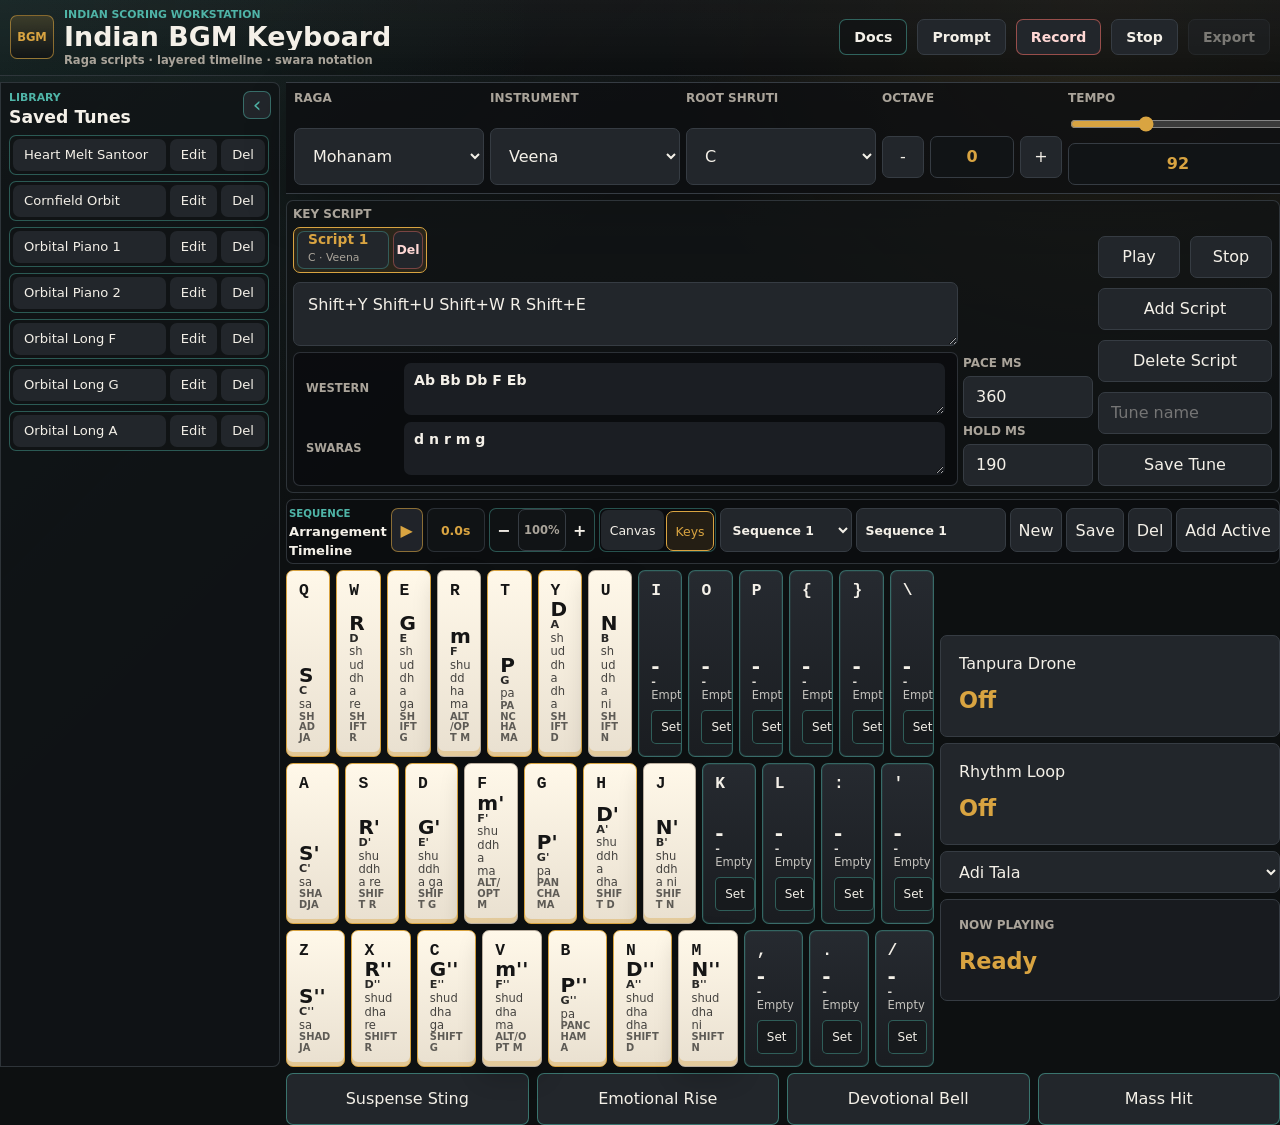
<file: index.html>
<!doctype html>
<html lang="en">
  <head>
    <meta charset="UTF-8" />
    <meta name="viewport" content="width=device-width, initial-scale=1.0" />
    <title>Indian BGM Keyboard</title>
    <link rel="stylesheet" href="styles.css" />
  </head>
  <body>
    <main class="app-shell">
      <section class="top-bar" aria-label="Project controls">
        <div class="brand-lockup">
          <div class="brand-mark" aria-hidden="true">BGM</div>
          <div>
            <p class="eyebrow">Indian scoring workstation</p>
            <h1>Indian BGM Keyboard</h1>
            <p class="brand-subtitle">Raga scripts · layered timeline · swara notation</p>
          </div>
        </div>
        <div class="transport">
          <a class="header-link" href="docs.html">Docs</a>
          <button id="promptBtn" type="button">Prompt</button>
          <button id="recordBtn" class="danger" type="button">Record</button>
          <button id="stopBtn" type="button">Stop</button>
          <button id="exportBtn" type="button" disabled>Export</button>
        </div>
      </section>

      <aside class="saved-sidebar" aria-label="Saved tunes">
        <div class="sidebar-head">
          <div>
            <p class="eyebrow">Library</p>
            <strong>Saved Tunes</strong>
          </div>
          <button
            id="sidebarToggle"
            class="sidebar-toggle"
            type="button"
            aria-label="Collapse saved tunes"
            aria-expanded="true"
          >
            ‹
          </button>
        </div>
        <div class="saved-tunes" id="savedTunes" aria-label="Saved tunes"></div>
      </aside>

      <section class="control-surface" aria-label="Music controls">
        <div class="panel">
          <label for="ragaSelect">Raga</label>
          <select id="ragaSelect"></select>
        </div>

        <div class="panel">
          <label for="instrumentSelect">Instrument</label>
          <select id="instrumentSelect"></select>
        </div>

        <div class="panel">
          <label for="rootSelect">Root Shruti</label>
          <select id="rootSelect"></select>
        </div>

        <div class="panel compact">
          <label for="octaveShift">Octave</label>
          <div class="stepper">
            <button id="octaveDown" type="button" aria-label="Lower octave">-</button>
            <output id="octaveShift">0</output>
            <button id="octaveUp" type="button" aria-label="Raise octave">+</button>
          </div>
        </div>

        <div class="panel compact">
          <label for="tempo">Tempo</label>
          <input id="tempo" type="range" min="54" max="168" value="92" />
          <output id="tempoOut">92</output>
        </div>
      </section>

      <section class="sequencer" aria-label="Key sequencer">
        <div class="sequence-panel script">
          <label for="sequenceInput">Key Script</label>
          <div class="script-carousel" id="scriptCarousel" aria-label="Script lanes"></div>
          <textarea id="sequenceInput" spellcheck="false">Shift+Y Shift+U Shift+W R Shift+E</textarea>
          <div class="notation-readout" id="sequenceNotes" aria-live="polite">
            <label class="notation-line" for="westernInput">
              <span>Western</span>
              <textarea id="westernInput" class="notation-input" spellcheck="false"></textarea>
            </label>
            <label class="notation-line" for="swaraInput">
              <span>Swaras</span>
              <textarea id="swaraInput" class="notation-input" spellcheck="false"></textarea>
            </label>
          </div>
        </div>
        <div class="sequence-panel">
          <label for="sequencePace">Pace ms</label>
          <input id="sequencePace" type="number" min="60" max="4000" step="10" value="360" />
          <label for="sequenceHold">Hold ms</label>
          <input id="sequenceHold" type="number" min="30" max="4000" step="10" value="190" />
        </div>
        <div class="sequence-actions">
          <button id="playSequenceBtn" type="button">Play</button>
          <button id="stopSequenceBtn" type="button">Stop</button>
          <button id="addScriptBtn" type="button">Add Script</button>
          <button id="deleteScriptBtn" type="button">Delete Script</button>
          <input id="tuneNameInput" type="text" placeholder="Tune name" aria-label="Tune name" />
          <button id="saveTuneBtn" type="button">Save Tune</button>
        </div>
      </section>

      <section class="timeline-panel" aria-label="Script sequence arranger">
        <div class="timeline-head">
          <div>
            <p class="eyebrow">Sequence</p>
            <strong>Arrangement Timeline</strong>
          </div>
          <div class="timeline-actions">
            <button id="timelinePlayPauseBtn" class="timeline-head-play" type="button" aria-label="Play timeline">▶</button>
            <output id="timelineTime" class="timeline-head-time">0.0s</output>
            <div class="timeline-zoom" role="group" aria-label="Timeline zoom">
              <button id="timelineZoomOutBtn" type="button" aria-label="Zoom timeline out">−</button>
              <output id="timelineZoom">100%</output>
              <button id="timelineZoomInBtn" type="button" aria-label="Zoom timeline in">+</button>
            </div>
            <div class="view-toggle" role="group" aria-label="Workspace view">
              <button id="canvasViewBtn" type="button">Canvas</button>
              <button id="keysViewBtn" type="button">Keys</button>
            </div>
            <select id="sequenceSelect" aria-label="Saved sequence"></select>
            <input id="sequenceNameInput" type="text" placeholder="Sequence name" aria-label="Sequence name" />
            <button id="newSequenceBtn" type="button">New</button>
            <button id="saveSequenceBtn" type="button">Save</button>
            <button id="deleteSequenceBtn" type="button">Del</button>
            <button id="addTimelineItemBtn" type="button">Add Active</button>
            <button id="clearTimelineBtn" type="button">Clear</button>
          </div>
        </div>
        <div class="timeline-transport">
          <div class="timeline-scrub-shell" id="timelineScroll">
            <div class="timeline-playhead" id="timelinePlayhead" aria-hidden="true"></div>
            <div class="timeline-ruler" id="timelineRuler"></div>
            <div class="timeline-track" id="timelineTrack" aria-label="Draggable script timeline"></div>
            <input id="timelineScrub" type="range" min="0" max="8000" step="100" value="0" aria-label="Timeline position" />
          </div>
        </div>
      </section>

      <section class="performance" aria-label="Performance surface">
        <div class="keyboard-wrap">
          <div class="keyboard-row upper" id="upperKeys"></div>
          <div class="keyboard-row home" id="homeKeys"></div>
          <div class="keyboard-row lower" id="lowerKeys"></div>
        </div>

        <aside class="side-rack" aria-label="Scoring layers">
          <button id="droneBtn" type="button" class="layer-button">
            <span>Tanpura Drone</span>
            <strong>Off</strong>
          </button>
          <button id="rhythmBtn" type="button" class="layer-button">
            <span>Rhythm Loop</span>
            <strong>Off</strong>
          </button>
          <select id="rhythmSelect" aria-label="Rhythm pattern"></select>
          <div class="status-card">
            <span>Now Playing</span>
            <strong id="nowPlaying">Ready</strong>
          </div>
        </aside>
      </section>

      <section class="phrase-bank" aria-label="Film cue triggers">
        <button data-cue="suspense" type="button">Suspense Sting</button>
        <button data-cue="emotion" type="button">Emotional Rise</button>
        <button data-cue="devotion" type="button">Devotional Bell</button>
        <button data-cue="mass" type="button">Mass Hit</button>
      </section>
    </main>

    <div id="promptModal" class="modal-shell" aria-hidden="true">
      <section class="prompt-modal" role="dialog" aria-modal="true" aria-labelledby="promptModalTitle">
        <div class="modal-head">
          <div>
            <p class="eyebrow">AI Composer Bridge</p>
            <h2 id="promptModalTitle">Prompt</h2>
          </div>
          <button id="promptCloseBtn" class="icon-button" type="button" aria-label="Close prompt modal">×</button>
        </div>

        <div class="prompt-mode-actions">
          <button id="promptGenerateModeBtn" type="button">Generate</button>
          <button id="promptLoadModeBtn" type="button">Load</button>
        </div>

        <form id="promptGenerateForm" class="prompt-form" hidden>
          <fieldset class="genre-checks">
            <span>Genre</span>
            <div id="promptGenreSelect" class="genre-check-grid"></div>
          </fieldset>
          <fieldset class="instrument-checks">
            <span>Instruments</span>
            <div id="promptInstrumentSelect" class="instrument-check-grid"></div>
          </fieldset>
          <label class="full">
            <span>Scene / Situation</span>
            <textarea
              id="promptSceneInput"
              spellcheck="true"
              placeholder="Example: a mother silently watches her son leave home, sad but hopeful"
            ></textarea>
          </label>
          <button class="primary-action" type="submit">Generate</button>
        </form>

        <div id="promptOutputPanel" class="prompt-output" hidden>
          <label for="promptOutput">Generated LLM Prompt</label>
          <textarea id="promptOutput" readonly spellcheck="false"></textarea>
          <button id="copyPromptBtn" type="button">Copy Prompt</button>
        </div>

        <form id="promptLoadForm" class="prompt-form prompt-load-form" hidden>
          <label class="full">
            <span>Paste LLM JSON</span>
            <textarea
              id="promptJsonInput"
              spellcheck="false"
              placeholder='{"tunes":[{"name":"Sad Bansuri","raga":"Keeravani","root":"C","instrument":"Bansuri","pace":360,"hold":420,"script":"Q W Shift+E - R"}]}'
            ></textarea>
          </label>
          <button class="primary-action" type="submit">Load Scripts</button>
        </form>
      </section>
    </div>

    <script src="app.js"></script>
  </body>
</html>
</file>
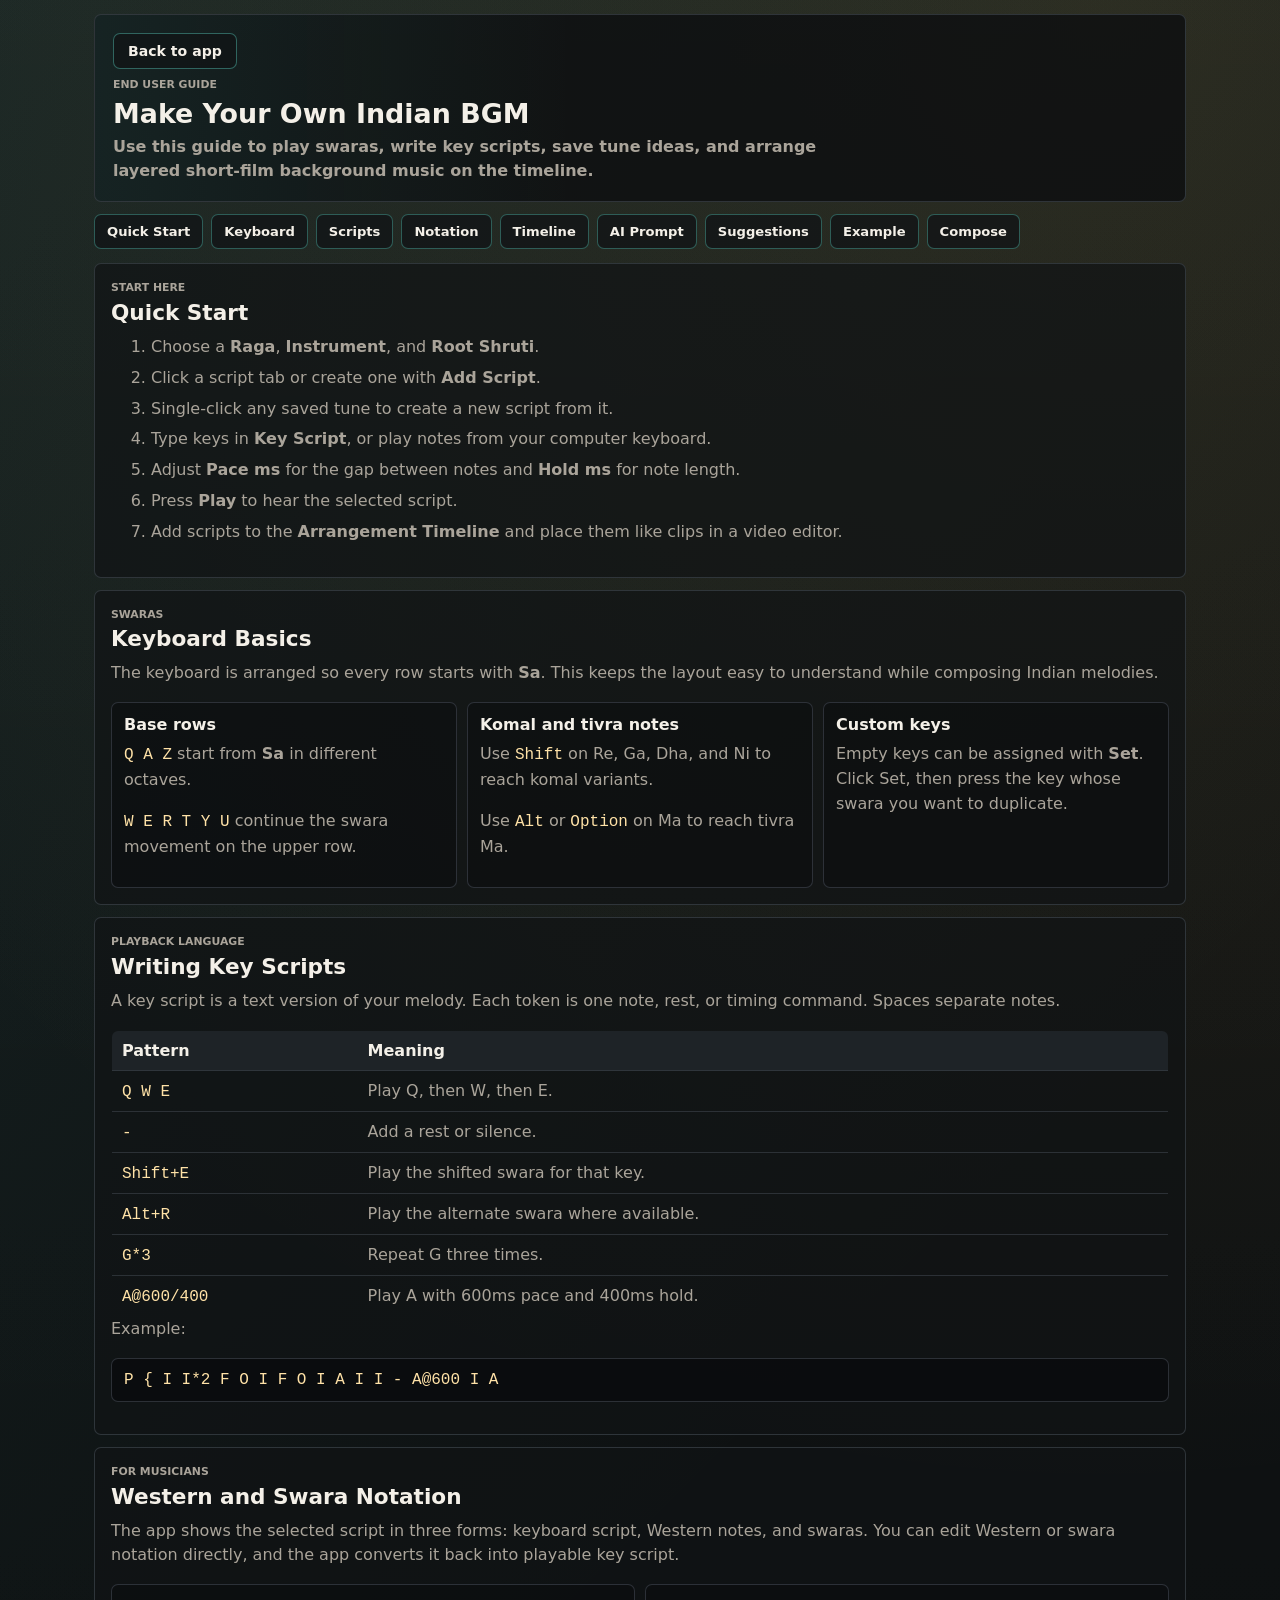
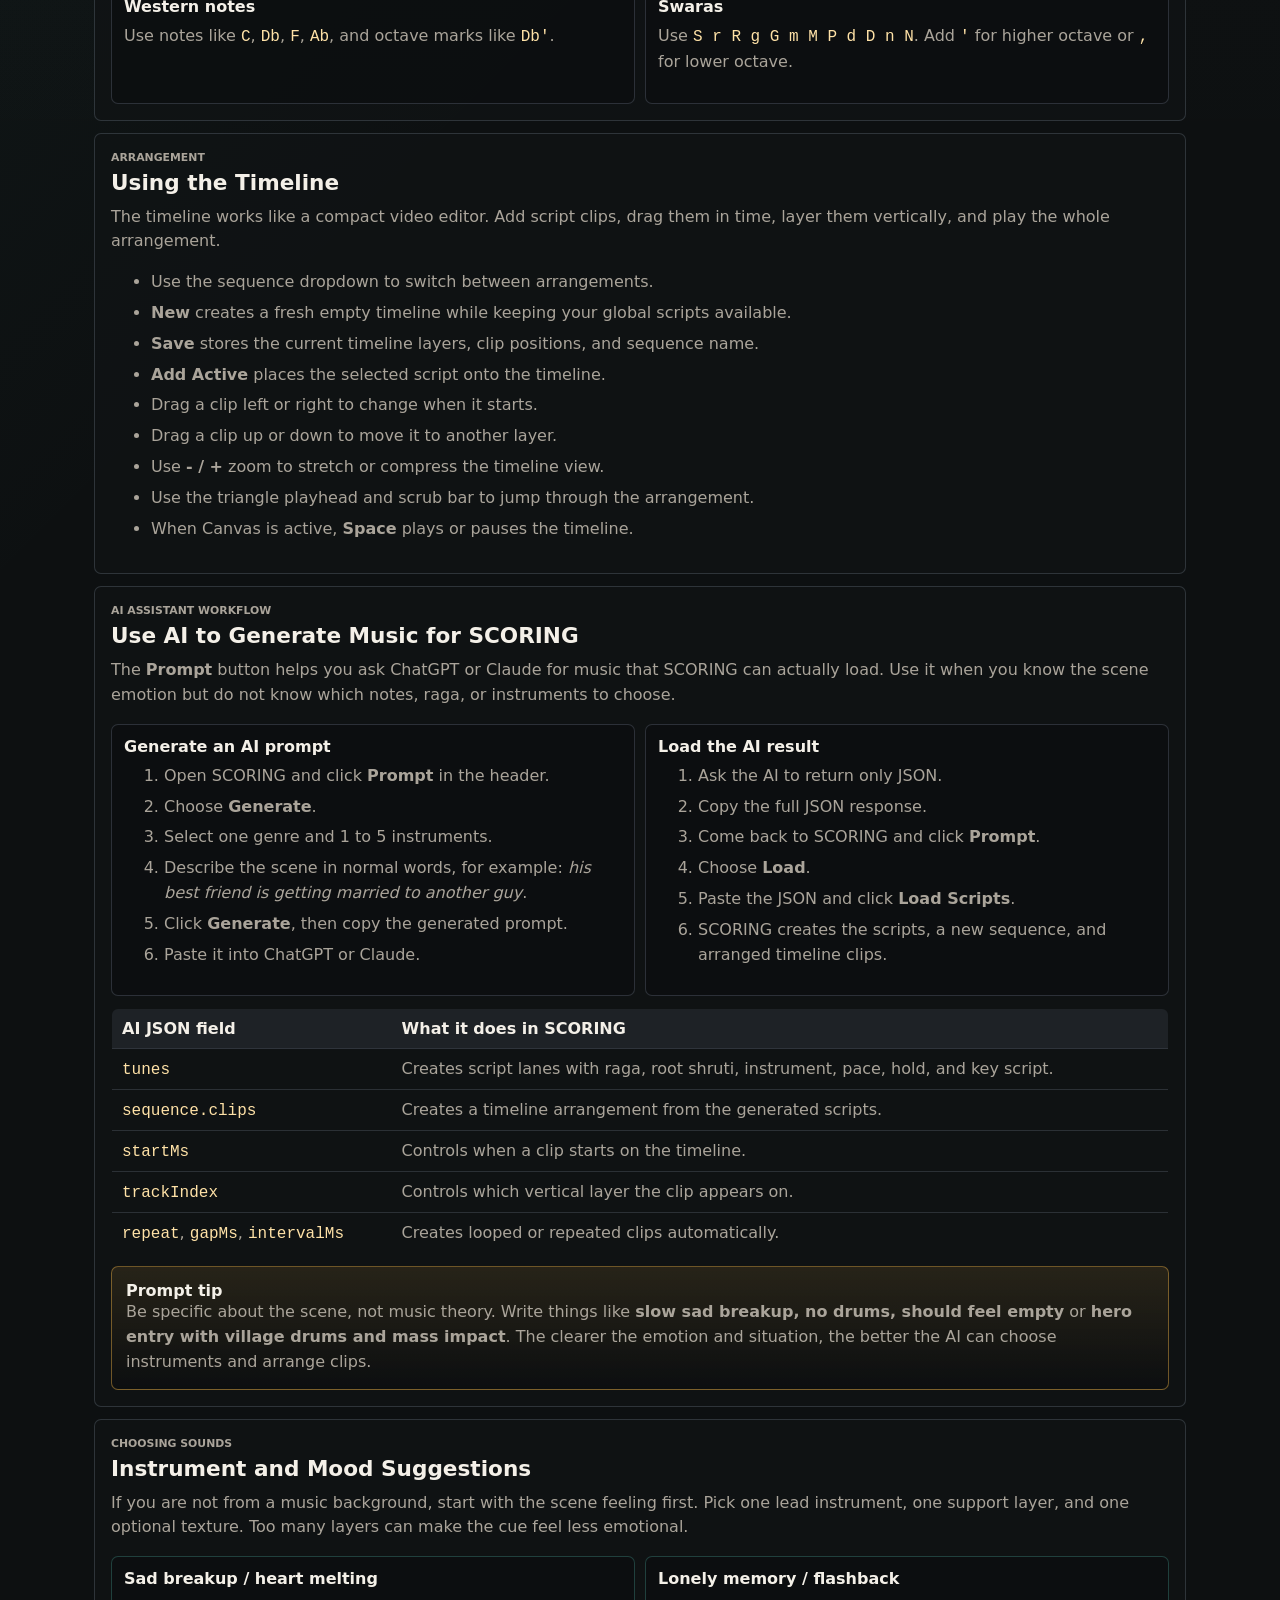
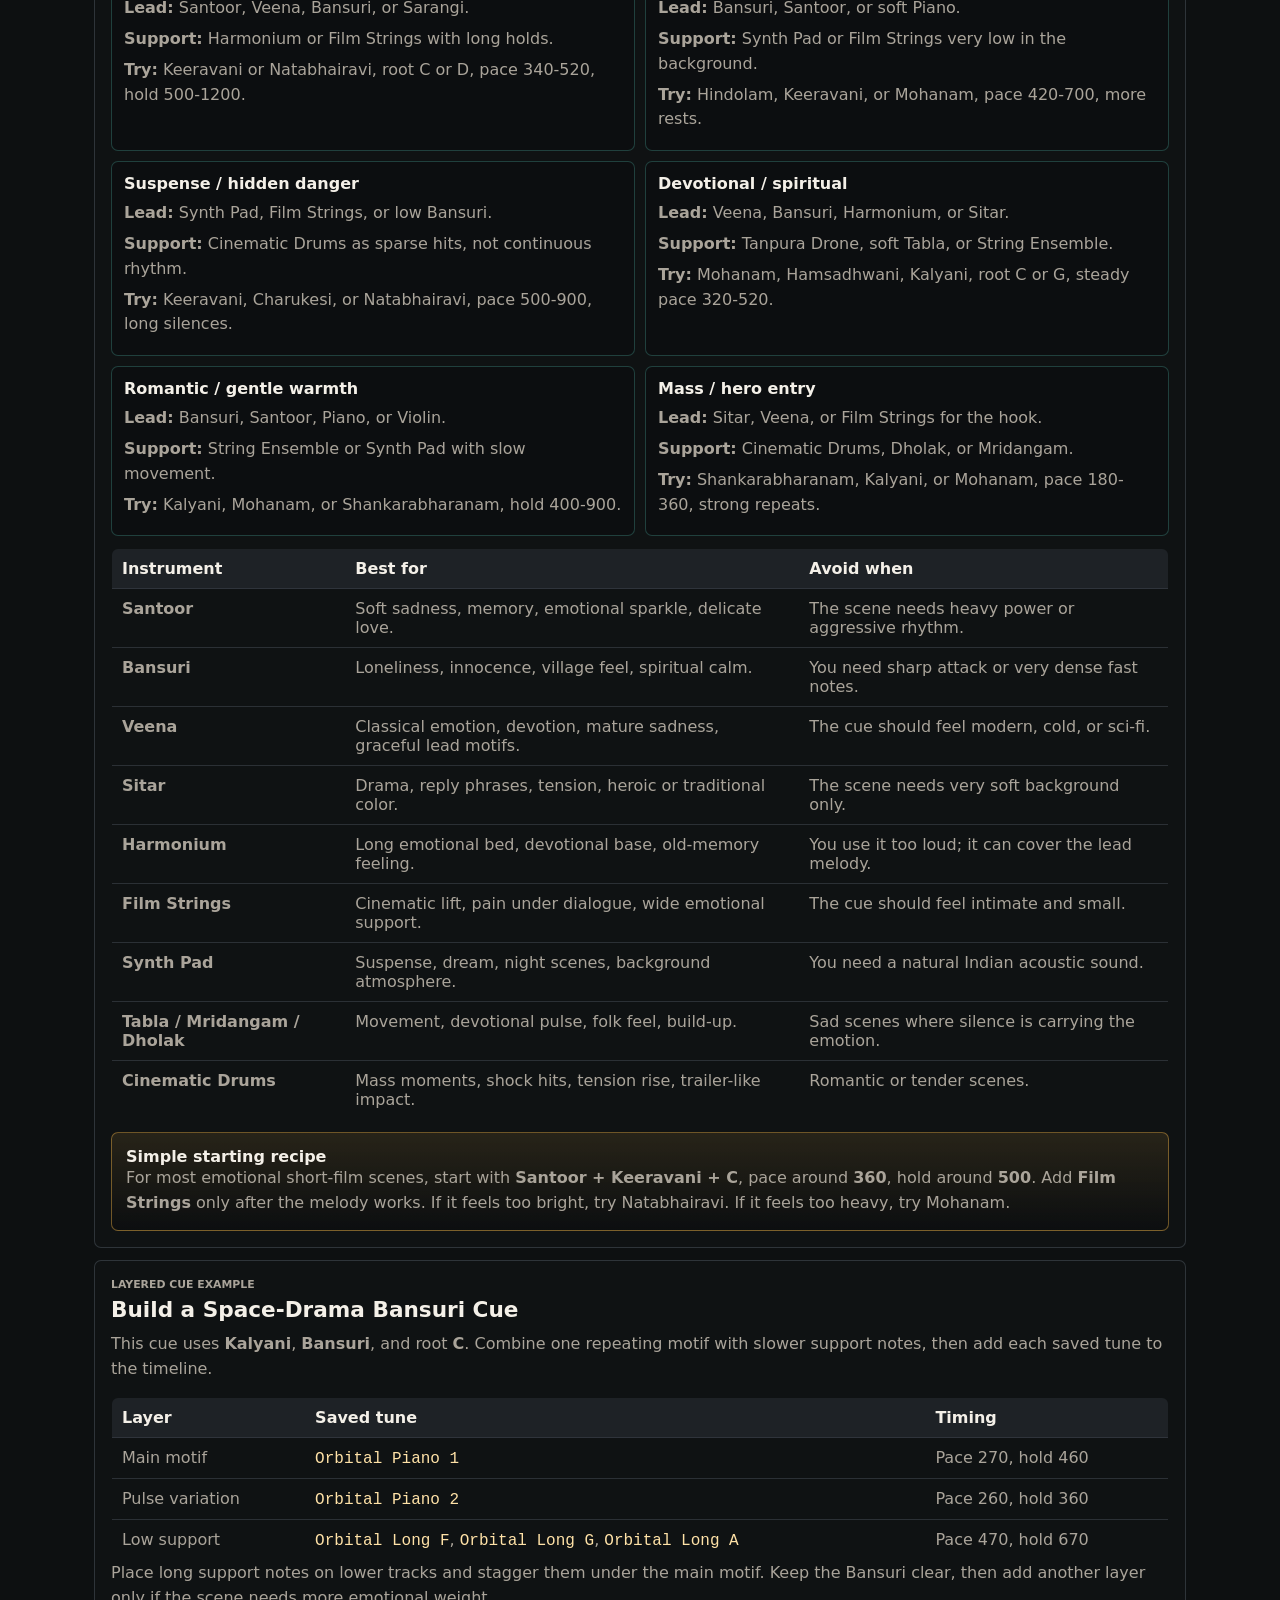
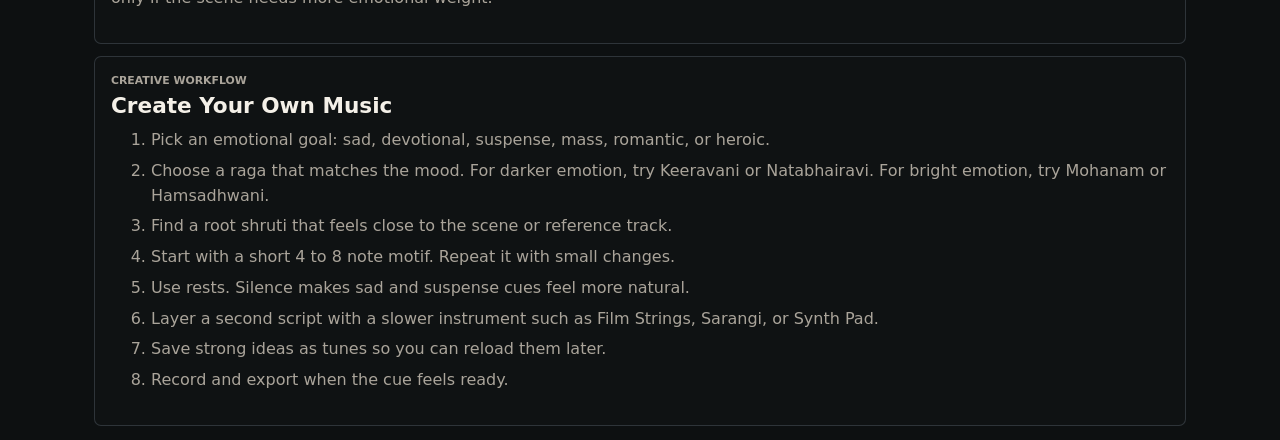
<file: docs.html>
<!doctype html>
<html lang="en">
  <head>
    <meta charset="UTF-8" />
    <meta name="viewport" content="width=device-width, initial-scale=1.0" />
    <title>Indian BGM Keyboard Docs</title>
    <link rel="stylesheet" href="styles.css" />
  </head>
  <body class="docs-body">
    <main class="docs-shell">
      <header class="docs-header">
        <a class="header-link" href="/">Back to app</a>
        <p class="eyebrow">End user guide</p>
        <h1>Make Your Own Indian BGM</h1>
        <p>
          Use this guide to play swaras, write key scripts, save tune ideas, and arrange layered
          short-film background music on the timeline.
        </p>
      </header>

      <nav class="docs-nav" aria-label="Docs sections">
        <a href="#quick-start">Quick Start</a>
        <a href="#keyboard">Keyboard</a>
        <a href="#scripts">Scripts</a>
        <a href="#notation">Notation</a>
        <a href="#timeline">Timeline</a>
        <a href="#ai-prompt">AI Prompt</a>
        <a href="#suggestions">Suggestions</a>
        <a href="#example">Example</a>
        <a href="#compose">Compose</a>
      </nav>

      <section id="quick-start" class="docs-section">
        <p class="eyebrow">Start here</p>
        <h2>Quick Start</h2>
        <ol>
          <li>Choose a <strong>Raga</strong>, <strong>Instrument</strong>, and <strong>Root Shruti</strong>.</li>
          <li>Click a script tab or create one with <strong>Add Script</strong>.</li>
          <li>Single-click any saved tune to create a new script from it.</li>
          <li>Type keys in <strong>Key Script</strong>, or play notes from your computer keyboard.</li>
          <li>Adjust <strong>Pace ms</strong> for the gap between notes and <strong>Hold ms</strong> for note length.</li>
          <li>Press <strong>Play</strong> to hear the selected script.</li>
          <li>Add scripts to the <strong>Arrangement Timeline</strong> and place them like clips in a video editor.</li>
        </ol>
      </section>

      <section id="keyboard" class="docs-section">
        <p class="eyebrow">Swaras</p>
        <h2>Keyboard Basics</h2>
        <p>
          The keyboard is arranged so every row starts with <strong>Sa</strong>. This keeps the layout easy
          to understand while composing Indian melodies.
        </p>
        <div class="docs-grid">
          <article>
            <h3>Base rows</h3>
            <p><code>Q A Z</code> start from <strong>Sa</strong> in different octaves.</p>
            <p><code>W E R T Y U</code> continue the swara movement on the upper row.</p>
          </article>
          <article>
            <h3>Komal and tivra notes</h3>
            <p>Use <code>Shift</code> on Re, Ga, Dha, and Ni to reach komal variants.</p>
            <p>Use <code>Alt</code> or <code>Option</code> on Ma to reach tivra Ma.</p>
          </article>
          <article>
            <h3>Custom keys</h3>
            <p>Empty keys can be assigned with <strong>Set</strong>. Click Set, then press the key whose swara you want to duplicate.</p>
          </article>
        </div>
      </section>

      <section id="scripts" class="docs-section">
        <p class="eyebrow">Playback language</p>
        <h2>Writing Key Scripts</h2>
        <p>
          A key script is a text version of your melody. Each token is one note, rest, or timing command.
          Spaces separate notes.
        </p>
        <table class="docs-table">
          <thead>
            <tr>
              <th>Pattern</th>
              <th>Meaning</th>
            </tr>
          </thead>
          <tbody>
            <tr>
              <td><code>Q W E</code></td>
              <td>Play Q, then W, then E.</td>
            </tr>
            <tr>
              <td><code>-</code></td>
              <td>Add a rest or silence.</td>
            </tr>
            <tr>
              <td><code>Shift+E</code></td>
              <td>Play the shifted swara for that key.</td>
            </tr>
            <tr>
              <td><code>Alt+R</code></td>
              <td>Play the alternate swara where available.</td>
            </tr>
            <tr>
              <td><code>G*3</code></td>
              <td>Repeat G three times.</td>
            </tr>
            <tr>
              <td><code>A@600/400</code></td>
              <td>Play A with 600ms pace and 400ms hold.</td>
            </tr>
          </tbody>
        </table>
        <p>Example:</p>
        <pre><code>P { I I*2 F O I F O I A I I - A@600 I A</code></pre>
      </section>

      <section id="notation" class="docs-section">
        <p class="eyebrow">For musicians</p>
        <h2>Western and Swara Notation</h2>
        <p>
          The app shows the selected script in three forms: keyboard script, Western notes, and swaras.
          You can edit Western or swara notation directly, and the app converts it back into playable key script.
        </p>
        <div class="docs-grid two">
          <article>
            <h3>Western notes</h3>
            <p>Use notes like <code>C</code>, <code>Db</code>, <code>F</code>, <code>Ab</code>, and octave marks like <code>Db'</code>.</p>
          </article>
          <article>
            <h3>Swaras</h3>
            <p>Use <code>S r R g G m M P d D n N</code>. Add <code>'</code> for higher octave or <code>,</code> for lower octave.</p>
          </article>
        </div>
      </section>

      <section id="timeline" class="docs-section">
        <p class="eyebrow">Arrangement</p>
        <h2>Using the Timeline</h2>
        <p>
          The timeline works like a compact video editor. Add script clips, drag them in time, layer them
          vertically, and play the whole arrangement.
        </p>
        <ul>
          <li>Use the sequence dropdown to switch between arrangements.</li>
          <li><strong>New</strong> creates a fresh empty timeline while keeping your global scripts available.</li>
          <li><strong>Save</strong> stores the current timeline layers, clip positions, and sequence name.</li>
          <li><strong>Add Active</strong> places the selected script onto the timeline.</li>
          <li>Drag a clip left or right to change when it starts.</li>
          <li>Drag a clip up or down to move it to another layer.</li>
          <li>Use <strong>- / +</strong> zoom to stretch or compress the timeline view.</li>
          <li>Use the triangle playhead and scrub bar to jump through the arrangement.</li>
          <li>When Canvas is active, <strong>Space</strong> plays or pauses the timeline.</li>
        </ul>
      </section>

      <section id="ai-prompt" class="docs-section">
        <p class="eyebrow">AI assistant workflow</p>
        <h2>Use AI to Generate Music for SCORING</h2>
        <p>
          The <strong>Prompt</strong> button helps you ask ChatGPT or Claude for music that SCORING can
          actually load. Use it when you know the scene emotion but do not know which notes, raga,
          or instruments to choose.
        </p>

        <div class="docs-grid two">
          <article>
            <h3>Generate an AI prompt</h3>
            <ol>
              <li>Open SCORING and click <strong>Prompt</strong> in the header.</li>
              <li>Choose <strong>Generate</strong>.</li>
              <li>Select one genre and 1 to 5 instruments.</li>
              <li>Describe the scene in normal words, for example: <em>his best friend is getting married to another guy</em>.</li>
              <li>Click <strong>Generate</strong>, then copy the generated prompt.</li>
              <li>Paste it into ChatGPT or Claude.</li>
            </ol>
          </article>
          <article>
            <h3>Load the AI result</h3>
            <ol>
              <li>Ask the AI to return only JSON.</li>
              <li>Copy the full JSON response.</li>
              <li>Come back to SCORING and click <strong>Prompt</strong>.</li>
              <li>Choose <strong>Load</strong>.</li>
              <li>Paste the JSON and click <strong>Load Scripts</strong>.</li>
              <li>SCORING creates the scripts, a new sequence, and arranged timeline clips.</li>
            </ol>
          </article>
        </div>

        <table class="docs-table suggestion-table">
          <thead>
            <tr>
              <th>AI JSON field</th>
              <th>What it does in SCORING</th>
            </tr>
          </thead>
          <tbody>
            <tr>
              <td><code>tunes</code></td>
              <td>Creates script lanes with raga, root shruti, instrument, pace, hold, and key script.</td>
            </tr>
            <tr>
              <td><code>sequence.clips</code></td>
              <td>Creates a timeline arrangement from the generated scripts.</td>
            </tr>
            <tr>
              <td><code>startMs</code></td>
              <td>Controls when a clip starts on the timeline.</td>
            </tr>
            <tr>
              <td><code>trackIndex</code></td>
              <td>Controls which vertical layer the clip appears on.</td>
            </tr>
            <tr>
              <td><code>repeat</code>, <code>gapMs</code>, <code>intervalMs</code></td>
              <td>Creates looped or repeated clips automatically.</td>
            </tr>
          </tbody>
        </table>

        <div class="docs-callout">
          <h3>Prompt tip</h3>
          <p>
            Be specific about the scene, not music theory. Write things like <strong>slow sad breakup,
            no drums, should feel empty</strong> or <strong>hero entry with village drums and mass impact</strong>.
            The clearer the emotion and situation, the better the AI can choose instruments and arrange clips.
          </p>
        </div>
      </section>

      <section id="suggestions" class="docs-section">
        <p class="eyebrow">Choosing sounds</p>
        <h2>Instrument and Mood Suggestions</h2>
        <p>
          If you are not from a music background, start with the scene feeling first. Pick one lead
          instrument, one support layer, and one optional texture. Too many layers can make the cue
          feel less emotional.
        </p>

        <div class="docs-grid two suggestion-grid">
          <article>
            <h3>Sad breakup / heart melting</h3>
            <p><strong>Lead:</strong> Santoor, Veena, Bansuri, or Sarangi.</p>
            <p><strong>Support:</strong> Harmonium or Film Strings with long holds.</p>
            <p><strong>Try:</strong> Keeravani or Natabhairavi, root C or D, pace 340-520, hold 500-1200.</p>
          </article>
          <article>
            <h3>Lonely memory / flashback</h3>
            <p><strong>Lead:</strong> Bansuri, Santoor, or soft Piano.</p>
            <p><strong>Support:</strong> Synth Pad or Film Strings very low in the background.</p>
            <p><strong>Try:</strong> Hindolam, Keeravani, or Mohanam, pace 420-700, more rests.</p>
          </article>
          <article>
            <h3>Suspense / hidden danger</h3>
            <p><strong>Lead:</strong> Synth Pad, Film Strings, or low Bansuri.</p>
            <p><strong>Support:</strong> Cinematic Drums as sparse hits, not continuous rhythm.</p>
            <p><strong>Try:</strong> Keeravani, Charukesi, or Natabhairavi, pace 500-900, long silences.</p>
          </article>
          <article>
            <h3>Devotional / spiritual</h3>
            <p><strong>Lead:</strong> Veena, Bansuri, Harmonium, or Sitar.</p>
            <p><strong>Support:</strong> Tanpura Drone, soft Tabla, or String Ensemble.</p>
            <p><strong>Try:</strong> Mohanam, Hamsadhwani, Kalyani, root C or G, steady pace 320-520.</p>
          </article>
          <article>
            <h3>Romantic / gentle warmth</h3>
            <p><strong>Lead:</strong> Bansuri, Santoor, Piano, or Violin.</p>
            <p><strong>Support:</strong> String Ensemble or Synth Pad with slow movement.</p>
            <p><strong>Try:</strong> Kalyani, Mohanam, or Shankarabharanam, hold 400-900.</p>
          </article>
          <article>
            <h3>Mass / hero entry</h3>
            <p><strong>Lead:</strong> Sitar, Veena, or Film Strings for the hook.</p>
            <p><strong>Support:</strong> Cinematic Drums, Dholak, or Mridangam.</p>
            <p><strong>Try:</strong> Shankarabharanam, Kalyani, or Mohanam, pace 180-360, strong repeats.</p>
          </article>
        </div>

        <table class="docs-table suggestion-table">
          <thead>
            <tr>
              <th>Instrument</th>
              <th>Best for</th>
              <th>Avoid when</th>
            </tr>
          </thead>
          <tbody>
            <tr>
              <td><strong>Santoor</strong></td>
              <td>Soft sadness, memory, emotional sparkle, delicate love.</td>
              <td>The scene needs heavy power or aggressive rhythm.</td>
            </tr>
            <tr>
              <td><strong>Bansuri</strong></td>
              <td>Loneliness, innocence, village feel, spiritual calm.</td>
              <td>You need sharp attack or very dense fast notes.</td>
            </tr>
            <tr>
              <td><strong>Veena</strong></td>
              <td>Classical emotion, devotion, mature sadness, graceful lead motifs.</td>
              <td>The cue should feel modern, cold, or sci-fi.</td>
            </tr>
            <tr>
              <td><strong>Sitar</strong></td>
              <td>Drama, reply phrases, tension, heroic or traditional color.</td>
              <td>The scene needs very soft background only.</td>
            </tr>
            <tr>
              <td><strong>Harmonium</strong></td>
              <td>Long emotional bed, devotional base, old-memory feeling.</td>
              <td>You use it too loud; it can cover the lead melody.</td>
            </tr>
            <tr>
              <td><strong>Film Strings</strong></td>
              <td>Cinematic lift, pain under dialogue, wide emotional support.</td>
              <td>The cue should feel intimate and small.</td>
            </tr>
            <tr>
              <td><strong>Synth Pad</strong></td>
              <td>Suspense, dream, night scenes, background atmosphere.</td>
              <td>You need a natural Indian acoustic sound.</td>
            </tr>
            <tr>
              <td><strong>Tabla / Mridangam / Dholak</strong></td>
              <td>Movement, devotional pulse, folk feel, build-up.</td>
              <td>Sad scenes where silence is carrying the emotion.</td>
            </tr>
            <tr>
              <td><strong>Cinematic Drums</strong></td>
              <td>Mass moments, shock hits, tension rise, trailer-like impact.</td>
              <td>Romantic or tender scenes.</td>
            </tr>
          </tbody>
        </table>

        <div class="docs-callout">
          <h3>Simple starting recipe</h3>
          <p>
            For most emotional short-film scenes, start with <strong>Santoor + Keeravani + C</strong>,
            pace around <strong>360</strong>, hold around <strong>500</strong>. Add <strong>Film Strings</strong>
            only after the melody works. If it feels too bright, try Natabhairavi. If it feels too heavy,
            try Mohanam.
          </p>
        </div>
      </section>

      <section id="example" class="docs-section">
        <p class="eyebrow">Layered cue example</p>
        <h2>Build a Space-Drama Bansuri Cue</h2>
        <p>
          This cue uses <strong>Kalyani</strong>, <strong>Bansuri</strong>, and root <strong>C</strong>.
          Combine one repeating motif with slower support notes, then add each saved tune to the timeline.
        </p>
        <table class="docs-table">
          <thead>
            <tr>
              <th>Layer</th>
              <th>Saved tune</th>
              <th>Timing</th>
            </tr>
          </thead>
          <tbody>
            <tr>
              <td>Main motif</td>
              <td><code>Orbital Piano 1</code></td>
              <td>Pace 270, hold 460</td>
            </tr>
            <tr>
              <td>Pulse variation</td>
              <td><code>Orbital Piano 2</code></td>
              <td>Pace 260, hold 360</td>
            </tr>
            <tr>
              <td>Low support</td>
              <td><code>Orbital Long F</code>, <code>Orbital Long G</code>, <code>Orbital Long A</code></td>
              <td>Pace 470, hold 670</td>
            </tr>
          </tbody>
        </table>
        <p>
          Place long support notes on lower tracks and stagger them under the main motif. Keep the Bansuri
          clear, then add another layer only if the scene needs more emotional weight.
        </p>
      </section>

      <section id="compose" class="docs-section">
        <p class="eyebrow">Creative workflow</p>
        <h2>Create Your Own Music</h2>
        <ol>
          <li>Pick an emotional goal: sad, devotional, suspense, mass, romantic, or heroic.</li>
          <li>Choose a raga that matches the mood. For darker emotion, try Keeravani or Natabhairavi. For bright emotion, try Mohanam or Hamsadhwani.</li>
          <li>Find a root shruti that feels close to the scene or reference track.</li>
          <li>Start with a short 4 to 8 note motif. Repeat it with small changes.</li>
          <li>Use rests. Silence makes sad and suspense cues feel more natural.</li>
          <li>Layer a second script with a slower instrument such as Film Strings, Sarangi, or Synth Pad.</li>
          <li>Save strong ideas as tunes so you can reload them later.</li>
          <li>Record and export when the cue feels ready.</li>
        </ol>
      </section>
    </main>
  </body>
</html>
</file>
<file: styles.css>
:root {
  color-scheme: dark;
  --bg: #0d1011;
  --panel: #181b1f;
  --panel-2: #22262b;
  --panel-3: #111416;
  --line: #363c43;
  --text: #f4f0e8;
  --muted: #aaa49a;
  --accent: #d9a441;
  --accent-2: #4fb4a7;
  --danger: #d7655d;
  --key: #e9e0d0;
  --key-dark: #2b2e33;
  font-family:
    Inter, ui-sans-serif, system-ui, -apple-system, BlinkMacSystemFont, "Segoe UI",
    sans-serif;
}

* {
  box-sizing: border-box;
}

body {
  min-height: 100vh;
  margin: 0;
  background:
    linear-gradient(135deg, rgba(79, 180, 167, 0.1), transparent 34%),
    radial-gradient(circle at 86% 0%, rgba(217, 164, 65, 0.12), transparent 28%),
    linear-gradient(180deg, rgba(255, 255, 255, 0.025), transparent 36%),
    var(--bg);
  color: var(--text);
  overflow-x: hidden;
  overscroll-behavior-x: none;
}

body.modal-open {
  overflow: hidden;
}

html {
  margin: 0;
  padding: 0;
  overscroll-behavior-x: none;
}

button,
select,
input,
textarea {
  font: inherit;
}

button,
select,
textarea,
input[type="number"],
input[type="text"] {
  min-height: 42px;
  border: 1px solid var(--line);
  border-radius: 7px;
  background: var(--panel-2);
  color: var(--text);
}

button {
  cursor: pointer;
  transition:
    transform 150ms ease,
    border-color 150ms ease,
    background 150ms ease;
}

button:hover {
  border-color: var(--accent);
}

button:active,
button.is-active {
  transform: translateY(1px);
  background: #34383d;
}

button:disabled {
  cursor: not-allowed;
  opacity: 0.45;
}

.app-shell {
  display: grid;
  grid-template-columns: minmax(220px, 280px) minmax(0, 1fr);
  grid-template-rows: auto auto auto minmax(0, 1fr) auto;
  width: 100%;
  min-height: 100vh;
  padding: 0;
  gap: 6px;
}

.sidebar-collapsed .app-shell {
  grid-template-columns: 34px minmax(0, 1fr);
}

.top-bar {
  grid-column: 1 / -1;
  display: flex;
  align-items: center;
  justify-content: space-between;
  gap: 12px;
  min-height: 64px;
  padding: 8px 10px;
  border-bottom: 1px solid rgba(54, 60, 67, 0.72);
  background:
    linear-gradient(90deg, rgba(79, 180, 167, 0.08), transparent 42%),
    linear-gradient(180deg, rgba(255, 255, 255, 0.035), transparent),
    rgba(10, 12, 14, 0.62);
}

.brand-lockup {
  display: flex;
  align-items: center;
  min-width: 0;
  gap: 10px;
}

.brand-mark {
  display: grid;
  flex: 0 0 44px;
  width: 44px;
  height: 44px;
  place-items: center;
  border: 1px solid rgba(217, 164, 65, 0.58);
  border-radius: 7px;
  background: linear-gradient(180deg, rgba(217, 164, 65, 0.18), rgba(17, 20, 22, 0.9));
  color: var(--accent);
  font-size: 0.72rem;
  font-weight: 900;
}

.eyebrow {
  margin: 0 0 3px;
  color: var(--accent-2);
  font-size: 0.68rem;
  font-weight: 700;
  letter-spacing: 0;
  text-transform: uppercase;
}

h1 {
  margin: 0;
  overflow: hidden;
  font-size: clamp(1.55rem, 2.1vw, 2.35rem);
  letter-spacing: 0;
  line-height: 0.96;
  text-overflow: ellipsis;
  white-space: nowrap;
}

.brand-subtitle {
  margin: 3px 0 0;
  color: var(--muted);
  font-size: 0.72rem;
  font-weight: 700;
}

.transport,
.control-surface,
.phrase-bank {
  display: flex;
  flex-wrap: wrap;
  gap: 10px;
}

.transport button,
.phrase-bank button {
  padding: 0 18px;
}

.transport button {
  min-height: 36px;
  padding: 0 14px;
  font-size: 0.88rem;
  font-weight: 800;
}

.header-link {
  display: inline-flex;
  align-items: center;
  min-height: 36px;
  padding: 0 14px;
  border: 1px solid rgba(79, 180, 167, 0.5);
  border-radius: 7px;
  background: rgba(17, 20, 22, 0.72);
  color: var(--text);
  font-size: 0.88rem;
  font-weight: 800;
  text-decoration: none;
}

.header-link:hover {
  border-color: var(--accent);
}

.modal-shell {
  position: fixed;
  inset: 0;
  z-index: 80;
  display: none;
  align-items: flex-start;
  justify-content: center;
  padding: 8px;
  background: rgba(3, 5, 6, 0.72);
  backdrop-filter: blur(10px);
}

.modal-shell.is-open {
  display: flex;
}

.prompt-modal {
  display: grid;
  gap: 8px;
  width: min(820px, 100%);
  max-height: calc(100vh - 16px);
  overflow: auto;
  padding: 10px;
  border: 1px solid rgba(79, 180, 167, 0.38);
  border-radius: 8px;
  background:
    linear-gradient(135deg, rgba(79, 180, 167, 0.08), transparent 36%),
    linear-gradient(180deg, rgba(255, 255, 255, 0.035), transparent),
    rgba(12, 14, 16, 0.98);
  box-shadow: 0 30px 90px rgba(0, 0, 0, 0.56);
}

.modal-head {
  display: flex;
  align-items: start;
  justify-content: space-between;
  gap: 8px;
}

.modal-head h2 {
  margin: 0;
  font-size: 1.18rem;
  line-height: 1;
}

.icon-button {
  display: grid;
  width: 32px;
  min-height: 32px;
  place-items: center;
  padding: 0;
  border-color: rgba(215, 101, 93, 0.48);
  color: #ffd8d5;
  font-size: 1.4rem;
  font-weight: 900;
}

.prompt-mode-actions {
  display: grid;
  grid-template-columns: repeat(2, minmax(0, 1fr));
  gap: 6px;
}

.prompt-mode-actions button {
  min-height: 34px;
}

.prompt-mode-actions button,
.primary-action,
.prompt-output button {
  font-weight: 900;
}

.prompt-mode-actions button.is-active,
.primary-action {
  border-color: var(--accent);
  color: var(--accent);
}

.prompt-form {
  display: grid;
  grid-template-columns: minmax(180px, 0.58fr) minmax(300px, 1fr);
  gap: 8px;
  align-items: start;
}

.prompt-form label,
.genre-checks,
.instrument-checks,
.prompt-output {
  display: grid;
  gap: 5px;
}

.prompt-form label span,
.genre-checks > span,
.instrument-checks > span,
.prompt-output label {
  color: var(--muted);
  font-size: 0.72rem;
  font-weight: 900;
  text-transform: uppercase;
}

.genre-checks,
.instrument-checks {
  min-width: 0;
  margin: 0;
  padding: 0;
  border: 0;
}

.prompt-form .full,
.prompt-form .primary-action,
.prompt-output {
  grid-column: 1 / -1;
}

.genre-check-grid,
.instrument-check-grid {
  display: grid;
  grid-template-columns: repeat(2, minmax(0, 1fr));
  gap: 5px;
  max-height: 146px;
  min-height: 146px;
  overflow: auto;
  padding: 6px;
  border: 1px solid var(--line);
  border-radius: 7px;
  background: var(--panel-2);
}

.genre-check-grid {
  align-content: start;
}

.instrument-check-group {
  display: grid;
  grid-template-columns: repeat(2, minmax(0, 1fr));
  gap: 4px;
  align-content: start;
}

.instrument-check-group strong {
  grid-column: 1 / -1;
  color: var(--accent-2);
  font-size: 0.7rem;
  line-height: 1.1;
  text-transform: uppercase;
}

.genre-check,
.instrument-check {
  display: grid;
  grid-template-columns: 18px minmax(0, 1fr);
  align-items: center;
  gap: 7px;
  min-height: 34px;
  padding: 5px 8px;
  border: 1px solid rgba(54, 60, 67, 0.74);
  border-radius: 7px;
  background: rgba(17, 20, 22, 0.64);
  color: var(--text);
  font-size: 0.74rem;
  font-weight: 800;
  line-height: 1.05;
  overflow: hidden;
}

.genre-check {
  min-height: 34px;
}

.genre-check:has(input:checked),
.instrument-check:has(input:checked) {
  border-color: rgba(79, 180, 167, 0.75);
  background: rgba(79, 180, 167, 0.14);
  color: var(--accent-2);
}

.genre-check input,
.instrument-check input {
  width: 15px;
  height: 15px;
  margin: 0;
  accent-color: var(--accent-2);
}

.prompt-form textarea {
  min-height: 78px;
}

.prompt-load-form textarea,
.prompt-output textarea {
  min-height: 220px;
  font-family: ui-monospace, SFMono-Regular, Menlo, Monaco, Consolas, "Liberation Mono", monospace;
  font-size: 0.82rem;
  line-height: 1.45;
  white-space: pre;
}

.danger {
  border-color: rgba(215, 101, 93, 0.65);
  color: #ffd8d5;
}

.control-surface {
  grid-column: 2;
  display: grid;
  grid-template-columns: minmax(190px, 1.1fr) minmax(190px, 1.1fr) minmax(190px, 1.1fr) minmax(180px, 0.65fr) minmax(220px, 0.8fr);
  align-items: stretch;
  gap: 6px;
  padding: 8px;
  border-top: 1px solid var(--line);
  border-bottom: 1px solid var(--line);
  background: rgba(12, 14, 16, 0.76);
  box-shadow: 0 18px 42px rgba(0, 0, 0, 0.22);
}

.sequencer {
  grid-column: 2;
  display: grid;
  grid-template-columns: minmax(300px, 1fr) minmax(100px, 130px) minmax(130px, 170px) auto;
  gap: 5px;
  align-items: end;
  padding: 6px;
  border: 1px solid rgba(54, 60, 67, 0.82);
  border-radius: 7px;
  background: rgba(17, 20, 22, 0.72);
}

.sequence-panel {
  display: grid;
  gap: 6px;
  min-width: 0;
}

.sequence-panel.script {
  min-width: 0;
}

textarea {
  width: 100%;
  min-height: 56px;
  padding: 12px 14px;
  resize: vertical;
}

.script-carousel {
  display: flex;
  flex-wrap: nowrap;
  gap: 8px;
  overflow-x: auto;
  overflow-y: hidden;
  padding-bottom: 3px;
  scrollbar-color: rgba(79, 180, 167, 0.55) transparent;
}

.script-tab {
  display: grid;
  grid-template-columns: minmax(92px, 1fr) auto;
  gap: 4px;
  align-content: center;
  flex: 0 0 auto;
  min-height: 46px;
  padding: 3px;
  border: 1px solid rgba(79, 180, 167, 0.38);
  border-radius: 7px;
  background: rgba(17, 20, 22, 0.48);
  font-size: 0.82rem;
}

.script-select {
  display: grid;
  gap: 2px;
  min-height: 38px;
  padding: 0 10px;
  border-color: rgba(79, 180, 167, 0.38);
  font-size: 0.82rem;
  text-align: left;
}

.script-rename {
  width: 100%;
  min-width: 96px;
  min-height: 38px;
  padding: 0 9px;
  border-color: var(--accent);
  background: var(--panel-3);
  color: var(--text);
  font-size: 0.82rem;
  font-weight: 800;
}

.script-tab.is-active {
  border-color: var(--accent);
  background: rgba(217, 164, 65, 0.12);
}

.script-tab.is-active .script-select {
  color: var(--accent);
}

.script-delete-controls {
  display: inline-flex;
  gap: 3px;
}

.script-delete,
.script-delete-confirm,
.script-delete-cancel {
  min-width: 30px;
  min-height: 38px;
  padding: 0;
  font-size: 0.78rem;
  font-weight: 900;
}

.script-delete {
  border-color: rgba(215, 101, 93, 0.48);
  color: #ffd8d5;
}

.script-delete-confirm {
  border-color: rgba(79, 180, 167, 0.7);
  color: #bff4d0;
}

.script-delete-cancel {
  border-color: rgba(215, 101, 93, 0.62);
  color: #ffd8d5;
  font-size: 1rem;
}

.script-select strong,
.script-select span {
  display: block;
  line-height: 1.1;
}

.script-select strong {
  font-size: 0.86rem;
}

.script-select span {
  color: var(--muted);
  font-size: 0.68rem;
}

.notation-readout {
  display: grid;
  gap: 7px;
  min-height: 72px;
  padding: 10px 12px;
  border: 1px solid rgba(54, 60, 67, 0.78);
  border-radius: 7px;
  background: rgba(10, 12, 14, 0.74);
  color: var(--text);
  font-size: 0.9rem;
  line-height: 1.35;
}

.notation-line {
  display: grid;
  grid-template-columns: 86px minmax(0, 1fr);
  gap: 12px;
  align-items: center;
}

.notation-line span {
  color: var(--muted);
  font-size: 0.72rem;
  font-weight: 800;
  text-transform: uppercase;
}

.notation-input {
  width: 100%;
  min-height: 34px;
  padding: 7px 9px;
  resize: vertical;
  border-color: transparent;
  background: rgba(34, 38, 43, 0.72);
  font-size: 0.88rem;
  font-weight: 700;
  line-height: 1.3;
  overflow-wrap: anywhere;
}

input[type="number"],
input[type="text"] {
  width: 100%;
  padding: 0 12px;
}

.sequence-actions {
  display: grid;
  grid-template-columns: repeat(2, minmax(82px, 1fr));
  gap: 10px;
}

.sequence-actions input,
.sequence-actions #addScriptBtn,
.sequence-actions #deleteScriptBtn,
.sequence-actions #saveTuneBtn {
  grid-column: span 2;
}

.timeline-panel {
  grid-column: 2;
  display: grid;
  grid-template-rows: auto auto;
  align-content: start;
  align-self: start;
  gap: 2px;
  padding: 2px;
  min-width: 0;
  max-width: 100%;
  border: 1px solid rgba(54, 60, 67, 0.82);
  border-radius: 7px;
  background: rgba(12, 14, 16, 0.78);
}

.timeline-head {
  display: flex;
  align-items: center;
  justify-content: space-between;
  gap: 4px;
  min-width: 0;
  min-height: 30px;
  padding: 0;
}

.timeline-head strong {
  display: inline;
  font-size: 0.82rem;
}

.timeline-head .eyebrow {
  display: inline;
  margin: 0 8px 0 0;
  font-size: 0.64rem;
}

.timeline-actions {
  display: flex;
  flex-wrap: wrap;
  flex: 0 0 auto;
  gap: 4px;
}

.view-toggle {
  display: flex;
  gap: 2px;
  padding: 1px;
  border: 1px solid rgba(79, 180, 167, 0.42);
  border-radius: 7px;
  background: rgba(10, 12, 14, 0.72);
}

.view-toggle button {
  min-height: 24px;
  padding: 0 7px;
  border-color: transparent;
  font-size: 0.78rem;
}

.view-toggle button.is-active {
  border-color: var(--accent);
  color: var(--accent);
  background: rgba(217, 164, 65, 0.12);
}

.timeline-actions button {
  min-height: 26px;
  padding: 0 8px;
}

.timeline-actions select,
.timeline-actions input[type="text"] {
  min-height: 28px;
  border-radius: 7px;
  font-size: 0.78rem;
  font-weight: 800;
}

.timeline-actions select {
  width: 132px;
  padding: 0 8px;
}

.timeline-actions input[type="text"] {
  width: 150px;
  padding: 0 9px;
}

.timeline-head-play {
  min-width: 32px;
  border-color: rgba(217, 164, 65, 0.58);
  color: var(--accent);
  font-weight: 900;
  background: #202329;
}

.timeline-head-time {
  min-width: 58px;
  min-height: 26px;
  border-color: rgba(54, 60, 67, 0.72);
  background: rgba(17, 20, 23, 0.9);
  color: var(--accent);
  font-size: 0.78rem;
}

.timeline-zoom {
  display: inline-flex;
  align-items: center;
  min-height: 28px;
  overflow: hidden;
  border: 1px solid rgba(79, 180, 167, 0.42);
  border-radius: 7px;
  background: rgba(17, 20, 22, 0.82);
}

.timeline-zoom button {
  min-width: 28px;
  min-height: 24px;
  padding: 0;
  border: 0;
  border-radius: 0;
  background: transparent;
  color: var(--text);
  font-weight: 900;
}

.timeline-zoom output {
  min-width: 48px;
  color: var(--muted);
  font-size: 0.72rem;
  font-weight: 800;
  text-align: center;
}

.timeline-transport {
  display: block;
  padding: 0;
  min-width: 0;
  max-width: 100%;
  border: 1px solid rgba(54, 60, 67, 0.78);
  border-radius: 7px;
  background: linear-gradient(180deg, #15181b, #0b0d0f);
}

.timeline-scrub-shell {
  position: relative;
  min-height: 112px;
  min-width: 0;
  max-width: 100%;
  overflow-x: auto;
  overflow-y: auto;
  overscroll-behavior-x: contain;
  --timeline-toolbar-width: 48px;
  border: 1px solid rgba(54, 60, 67, 0.72);
  border-radius: 7px;
  background:
    linear-gradient(90deg, rgba(79, 180, 167, 0.16) 1px, transparent 1px) var(--timeline-toolbar-width) 0 / 80px 100%,
    linear-gradient(90deg, rgba(10, 12, 14, 0.98), rgba(10, 12, 14, 0.82)) 0 0 / var(--timeline-toolbar-width) 100% no-repeat,
    rgba(10, 12, 14, 0.76);
}

.timeline-scrub-shell::before {
  content: "";
  position: absolute;
  top: 6px;
  left: var(--timeline-toolbar-width);
  right: 8px;
  height: 20px;
  border: 1px solid rgba(170, 164, 154, 0.24);
  border-radius: 3px;
  background:
    repeating-linear-gradient(90deg, rgba(244, 240, 232, 0.22) 0 1px, transparent 1px 10%),
    linear-gradient(180deg, #24282e, #111417);
  pointer-events: none;
}

.timeline-transport input[type="range"] {
  position: absolute;
  top: 0;
  left: var(--timeline-toolbar-width);
  width: calc(100% - var(--timeline-toolbar-width) - 8px);
  height: 32px;
  margin: 0;
  opacity: 0.001;
  cursor: ew-resize;
  z-index: 4;
}

.canvas-view .performance,
.canvas-view .phrase-bank {
  display: none;
}

body.canvas-view {
  height: 100vh;
  overflow: hidden;
}

.canvas-view .app-shell {
  grid-template-rows: auto auto auto minmax(0, 1fr);
  height: 100vh;
  min-height: 0;
  overflow: hidden;
}

.canvas-view .saved-sidebar {
  grid-row: 2 / -1;
}

.canvas-view .timeline-panel {
  grid-template-rows: auto minmax(0, 1fr);
  align-self: stretch;
  min-height: 0;
  overflow: hidden;
}

.canvas-view .timeline-transport {
  min-height: 0;
  overflow: hidden;
}

.keys-view .timeline-transport {
  display: none;
}

.keys-view .timeline-panel {
  padding-bottom: 2px;
}

.canvas-view .timeline-scrub-shell {
  height: 100%;
  min-height: 0;
  max-height: 100%;
}

.timeline-playhead {
  position: absolute;
  top: 0;
  bottom: 0;
  left: 0;
  width: 2px;
  z-index: 3;
  background: var(--accent);
  box-shadow:
    0 0 0 1px rgba(0, 0, 0, 0.5),
    0 0 12px rgba(217, 164, 65, 0.42);
  pointer-events: none;
}

.timeline-playhead::before {
  content: "";
  position: absolute;
  top: 0;
  left: 50%;
  width: 12px;
  height: 12px;
  background: var(--accent);
  clip-path: polygon(0 0, 100% 0, 50% 100%);
  transform: translateX(-50%);
}

.timeline-ruler {
  position: relative;
  height: 26px;
  min-width: 100%;
  border-bottom: 1px solid rgba(54, 60, 67, 0.72);
}

.timeline-tick {
  position: absolute;
  top: 4px;
  color: var(--muted);
  font-size: 0.68rem;
  font-weight: 800;
  transform: translateX(4px);
}

.timeline-track {
  position: relative;
  height: 82px;
  min-width: 100%;
  background:
    repeating-linear-gradient(
      180deg,
      rgba(244, 240, 232, 0.04) 0 1px,
      transparent 1px 69px,
      rgba(79, 180, 167, 0.18) 69px 70px
    );
}

.timeline-empty {
  display: grid;
  height: 82px;
  place-items: center;
  color: var(--muted);
  font-size: 0.82rem;
  font-weight: 700;
}

.timeline-track-label {
  position: absolute;
  left: calc(var(--timeline-toolbar-width) + 8px);
  z-index: 1;
  max-width: 180px;
  overflow: hidden;
  color: rgba(170, 164, 154, 0.58);
  font-size: 0.62rem;
  font-weight: 900;
  text-overflow: ellipsis;
  text-transform: uppercase;
  white-space: nowrap;
}

.timeline-track-label.is-disabled {
  color: rgba(170, 164, 154, 0.32);
}

.timeline-track-toolbar {
  position: sticky;
  left: 0;
  z-index: 5;
  display: grid;
  width: var(--timeline-toolbar-width);
  height: 70px;
  place-items: start center;
  padding-top: 20px;
  border-right: 1px solid rgba(79, 180, 167, 0.18);
  background: linear-gradient(90deg, rgba(10, 12, 14, 0.98), rgba(10, 12, 14, 0.86));
  pointer-events: auto;
}

.timeline-track-toggle {
  display: grid;
  width: 26px;
  min-height: 26px;
  place-items: center;
  padding: 0;
  border-color: rgba(79, 180, 167, 0.42);
  border-radius: 7px;
  background: rgba(17, 20, 22, 0.88);
}

.timeline-track-toggle img {
  display: block;
  width: 16px;
  height: 16px;
  pointer-events: none;
}

.timeline-track-toggle.is-disabled {
  border-color: rgba(170, 164, 154, 0.26);
  color: rgba(170, 164, 154, 0.46);
}

.timeline-item {
  position: absolute;
  top: 10px;
  z-index: 2;
  display: grid;
  grid-template-columns: minmax(0, 1fr) auto;
  gap: 6px;
  align-items: center;
  min-height: 58px;
  padding: 8px;
  border: 1px solid rgba(217, 164, 65, 0.72);
  border-radius: 7px;
  background: linear-gradient(180deg, rgba(217, 164, 65, 0.22), rgba(34, 38, 43, 0.95));
  color: var(--text);
  cursor: grab;
  user-select: none;
}

.timeline-item.is-disabled {
  opacity: 0.34;
  filter: grayscale(0.8);
}

.timeline-item.is-muted {
  border-style: dashed;
}

.timeline-item:active {
  cursor: grabbing;
}

.timeline-item strong,
.timeline-item span {
  display: block;
  overflow: hidden;
  text-overflow: ellipsis;
  white-space: nowrap;
}

.timeline-item strong {
  font-size: 0.86rem;
}

.timeline-item span {
  color: var(--muted);
  font-size: 0.68rem;
  font-weight: 800;
}

.timeline-item-menu {
  position: relative;
  display: grid;
  place-items: center;
  justify-self: end;
}

.timeline-menu-toggle {
  display: grid;
  width: 28px;
  min-height: 28px;
  gap: 3px;
  place-content: center;
  padding: 0;
  border-color: rgba(79, 180, 167, 0.42);
}

.timeline-menu-toggle span {
  display: block;
  width: 13px;
  height: 2px;
  border-radius: 999px;
  background: #eee9df;
}

.timeline-item-actions {
  position: absolute;
  top: 50%;
  right: 34px;
  z-index: 8;
  display: none;
  gap: 4px;
  align-items: center;
  padding: 4px;
  border: 1px solid rgba(54, 60, 67, 0.88);
  border-radius: 7px;
  background: rgba(17, 20, 22, 0.96);
  box-shadow: 0 12px 26px rgba(0, 0, 0, 0.34);
  transform: translateY(-50%);
}

.timeline-item.has-open-menu {
  z-index: 9;
}

.timeline-item.has-open-menu .timeline-item-actions {
  display: inline-flex;
}

.timeline-clip-toggle,
.timeline-copy,
.timeline-delete {
  display: grid;
  width: 28px;
  min-height: 28px;
  place-items: center;
  padding: 0;
}

.timeline-clip-toggle,
.timeline-copy {
  border-color: rgba(79, 180, 167, 0.42);
}

.timeline-clip-toggle img,
.timeline-copy img {
  display: block;
  width: 15px;
  height: 15px;
  pointer-events: none;
}

.timeline-copy img {
  filter: invert(76%) sepia(20%) saturate(920%) hue-rotate(126deg) brightness(89%) contrast(86%);
}

.timeline-clip-toggle.is-disabled {
  border-color: rgba(170, 164, 154, 0.28);
}

.timeline-delete {
  border-color: rgba(215, 101, 93, 0.48);
  color: #ffd8d5;
}

.saved-tunes {
  display: flex;
  flex-wrap: nowrap;
  gap: 8px;
  min-height: 38px;
  max-width: 100%;
  overflow-x: auto;
  overflow-y: hidden;
  padding-bottom: 4px;
  scrollbar-color: rgba(79, 180, 167, 0.55) transparent;
}

.saved-sidebar {
  grid-column: 1;
  grid-row: 2 / span 4;
  display: grid;
  grid-template-rows: auto minmax(0, 1fr);
  gap: 8px;
  min-height: 0;
  padding: 8px;
  border: 1px solid rgba(54, 60, 67, 0.82);
  border-radius: 0 7px 7px 0;
  background: rgba(17, 20, 22, 0.82);
}

.sidebar-head {
  display: flex;
  align-items: start;
  justify-content: space-between;
  gap: 10px;
}

.sidebar-head strong {
  display: block;
  color: var(--text);
  font-size: 1.08rem;
}

.sidebar-toggle {
  display: grid;
  flex: 0 0 28px;
  width: 28px;
  min-height: 28px;
  place-items: center;
  padding: 0;
  border-color: rgba(79, 180, 167, 0.5);
  color: var(--accent-2);
  font-size: 1.35rem;
  line-height: 1;
}

.saved-sidebar.is-collapsed {
  padding: 6px 2px;
  gap: 0;
  border-left: 0;
  border-radius: 0 6px 6px 0;
}

.saved-sidebar.is-collapsed .sidebar-head {
  display: grid;
  justify-items: center;
}

.saved-sidebar.is-collapsed .sidebar-head > div,
.saved-sidebar.is-collapsed .saved-tunes {
  display: none;
}

.saved-sidebar .saved-tunes {
  display: grid;
  align-content: start;
  gap: 6px;
  min-height: 0;
  overflow-x: hidden;
  overflow-y: auto;
  padding: 0 2px 2px 0;
}

.saved-tune {
  flex: 0 0 auto;
  display: grid;
  grid-template-columns: minmax(96px, auto) auto auto;
  gap: 4px;
  align-items: center;
  padding: 3px;
  border: 1px solid rgba(79, 180, 167, 0.44);
  border-radius: 7px;
  background: rgba(17, 20, 22, 0.72);
}

.saved-sidebar .saved-tune {
  width: 100%;
  grid-template-columns: minmax(0, 1fr) auto auto;
}

.saved-sidebar .saved-tune button:first-child {
  overflow: hidden;
  text-align: left;
  text-overflow: ellipsis;
  white-space: nowrap;
}

.saved-tune button {
  min-height: 32px;
  padding: 0 10px;
  border-color: transparent;
  font-size: 0.82rem;
}

.saved-tune.is-confirming-delete {
  border-color: rgba(215, 101, 93, 0.72);
}

.saved-tune.is-confirming-delete button:nth-child(2) {
  color: #bff4d0;
}

.saved-tune.is-confirming-delete button:nth-child(3) {
  color: #ffd8d5;
}

.saved-empty {
  display: grid;
  min-height: 36px;
  align-items: center;
  color: var(--muted);
  font-size: 0.82rem;
}

.panel {
  display: grid;
  gap: 9px;
  min-width: 0;
}

.panel.compact {
  max-width: none;
}

label,
.status-card span {
  color: var(--muted);
  font-size: 0.75rem;
  font-weight: 700;
  letter-spacing: 0;
  text-transform: uppercase;
}

select {
  width: 100%;
  padding: 0 14px;
}

input[type="range"] {
  width: 100%;
  accent-color: var(--accent);
}

.stepper {
  display: grid;
  grid-template-columns: 42px 1fr 42px;
  gap: 6px;
  align-items: center;
}

output {
  display: grid;
  min-height: 42px;
  place-items: center;
  border: 1px solid var(--line);
  border-radius: 7px;
  background: var(--panel-3);
  color: var(--accent);
  font-weight: 800;
}

.performance {
  grid-column: 2;
  display: grid;
  grid-template-columns: minmax(0, 1fr) minmax(270px, 340px);
  gap: 6px;
  min-height: 0;
}

.keyboard-wrap {
  display: grid;
  align-content: center;
  gap: 6px;
  min-width: 0;
  padding: 0;
}

.keyboard-row {
  display: grid;
  gap: 6px;
}

.keyboard-row.upper {
  grid-template-columns: repeat(13, minmax(42px, 1fr));
  padding-left: 0;
}

.keyboard-row.home {
  grid-template-columns: repeat(11, minmax(48px, 1fr));
}

.keyboard-row.lower {
  grid-template-columns: repeat(10, minmax(48px, 1fr));
  padding-left: 0;
}

.key {
  position: relative;
  display: grid;
  grid-template-rows: auto 1fr auto auto auto;
  min-height: clamp(98px, 10vh, 132px);
  padding: 12px;
  border: 1px solid #b9ad9d;
  border-radius: 7px;
  background: linear-gradient(180deg, #fff8e9, var(--key));
  color: #151515;
  text-align: left;
  overflow: hidden;
  box-shadow:
    inset 0 -5px 0 rgba(217, 164, 65, 0.36),
    0 10px 24px rgba(0, 0, 0, 0.18);
}

.key.is-komal,
.key.is-tivra {
  background: linear-gradient(#383c42, var(--key-dark));
  color: var(--text);
  border-color: #555b64;
}

.key.is-assignable {
  background: linear-gradient(180deg, #262a30, #1a1d21);
  color: var(--text);
  border-color: rgba(79, 180, 167, 0.48);
  box-shadow: inset 0 0 0 1px rgba(79, 180, 167, 0.1);
}

.upper .key {
  min-height: clamp(94px, 11vh, 132px);
}

.key kbd {
  display: block;
  font-size: 1.02rem;
  font-weight: 900;
  line-height: 1;
}

.key strong {
  align-self: end;
  color: inherit;
  font-size: clamp(1.25rem, 1.45vw, 2rem);
  line-height: 1;
}

.key span {
  color: inherit;
  font-size: clamp(0.72rem, 0.82vw, 0.98rem);
  line-height: 1.15;
  opacity: 0.78;
  overflow-wrap: anywhere;
}

.key .western-note {
  font-size: clamp(0.7rem, 0.78vw, 0.9rem);
  font-weight: 900;
  opacity: 0.9;
}

.key small {
  color: inherit;
  font-size: clamp(0.62rem, 0.7vw, 0.78rem);
  font-weight: 800;
  line-height: 1.1;
  opacity: 0.66;
  text-transform: uppercase;
  overflow-wrap: anywhere;
}

.set-key {
  width: 100%;
  min-height: 34px;
  margin-top: 8px;
  padding: 0 9px;
  border-color: rgba(79, 180, 167, 0.44);
  border-radius: 5px;
  font-size: 0.75rem;
  background: #171a1d;
}

.key.is-listening {
  border-color: var(--accent);
  box-shadow:
    inset 0 0 0 1px rgba(217, 164, 65, 0.36),
    0 0 0 2px rgba(217, 164, 65, 0.18);
}

.key.is-listening .set-key {
  background: rgba(217, 164, 65, 0.18);
  color: var(--accent);
}

.key.in-raga {
  border-color: var(--accent);
  box-shadow: inset 0 -4px 0 rgba(217, 164, 65, 0.42);
}

.key.is-playing {
  border-color: var(--accent);
  box-shadow: 0 0 0 2px rgba(217, 164, 65, 0.28);
  transform: translateY(2px);
}

.side-rack {
  display: grid;
  gap: 6px;
  align-content: center;
}

.layer-button,
.status-card {
  display: grid;
  gap: 8px;
  min-height: 102px;
  padding: 18px;
  text-align: left;
}

.layer-button strong,
.status-card strong {
  color: var(--accent);
  font-size: 1.4rem;
}

.status-card {
  border: 1px solid var(--line);
  border-radius: 7px;
  background: var(--panel);
}

.phrase-bank {
  grid-column: 2;
  display: grid;
  grid-template-columns: repeat(4, minmax(160px, 1fr));
  gap: 8px;
  margin-top: 0;
}

.phrase-bank button {
  min-width: 0;
  min-height: 52px;
  border-color: rgba(79, 180, 167, 0.55);
}

.docs-body {
  overflow-x: hidden;
}

.docs-shell {
  display: grid;
  gap: 12px;
  width: min(1120px, 100%);
  margin: 0 auto;
  padding: 14px;
}

.docs-header {
  display: grid;
  gap: 8px;
  padding: 18px;
  border: 1px solid rgba(54, 60, 67, 0.82);
  border-radius: 7px;
  background:
    linear-gradient(90deg, rgba(79, 180, 167, 0.1), transparent 44%),
    rgba(12, 14, 16, 0.78);
}

.docs-header .header-link {
  justify-self: start;
}

.docs-header h1 {
  white-space: normal;
}

.docs-header p {
  max-width: 760px;
  margin: 0;
  color: var(--muted);
  font-weight: 700;
  line-height: 1.5;
}

.docs-nav {
  display: flex;
  flex-wrap: nowrap;
  gap: 8px;
  overflow-x: auto;
  padding-bottom: 2px;
}

.docs-nav a {
  flex: 0 0 auto;
  padding: 9px 12px;
  border: 1px solid rgba(79, 180, 167, 0.44);
  border-radius: 7px;
  background: rgba(17, 20, 22, 0.74);
  color: var(--text);
  font-size: 0.82rem;
  font-weight: 800;
  text-decoration: none;
}

.docs-section {
  padding: 16px;
  border: 1px solid rgba(54, 60, 67, 0.82);
  border-radius: 7px;
  background: rgba(17, 20, 22, 0.72);
}

.docs-section h2,
.docs-section h3,
.docs-section p,
.docs-section ol,
.docs-section ul {
  margin-top: 0;
}

.docs-section h2 {
  margin-bottom: 10px;
  font-size: 1.35rem;
}

.docs-section h3 {
  margin-bottom: 8px;
  font-size: 1rem;
}

.docs-section p,
.docs-section li {
  color: var(--muted);
  line-height: 1.55;
}

.docs-section li + li {
  margin-top: 6px;
}

.docs-grid {
  display: grid;
  grid-template-columns: repeat(3, minmax(0, 1fr));
  gap: 10px;
}

.docs-grid.two {
  grid-template-columns: repeat(2, minmax(0, 1fr));
}

.docs-grid article {
  padding: 12px;
  border: 1px solid rgba(54, 60, 67, 0.78);
  border-radius: 7px;
  background: rgba(10, 12, 14, 0.52);
}

.suggestion-grid article {
  border-color: rgba(79, 180, 167, 0.3);
}

.suggestion-grid article p {
  margin-bottom: 6px;
}

.suggestion-table {
  margin-top: 12px;
}

.docs-callout {
  margin-top: 12px;
  padding: 14px;
  border: 1px solid rgba(217, 164, 65, 0.48);
  border-radius: 7px;
  background: linear-gradient(180deg, rgba(217, 164, 65, 0.12), rgba(10, 12, 14, 0.54));
}

.docs-callout h3,
.docs-callout p {
  margin-bottom: 0;
}

.docs-table {
  width: 100%;
  border-collapse: collapse;
  overflow: hidden;
  border: 1px solid rgba(54, 60, 67, 0.82);
  border-radius: 7px;
}

.docs-table th,
.docs-table td {
  padding: 10px;
  border-bottom: 1px solid rgba(54, 60, 67, 0.72);
  text-align: left;
  vertical-align: top;
}

.docs-table th {
  color: var(--text);
  background: rgba(34, 38, 43, 0.82);
}

.docs-table td {
  color: var(--muted);
}

code,
pre {
  font-family: ui-monospace, SFMono-Regular, Menlo, Monaco, Consolas, "Liberation Mono", monospace;
}

code {
  color: #ffe2a7;
}

pre {
  overflow-x: auto;
  padding: 12px;
  border: 1px solid rgba(54, 60, 67, 0.78);
  border-radius: 7px;
  background: rgba(10, 12, 14, 0.82);
}

@media (max-width: 1100px) {
  .app-shell {
    grid-template-columns: 1fr;
    padding: 0;
    gap: 6px;
  }

  .top-bar,
  .saved-sidebar,
  .control-surface,
  .sequencer,
  .timeline-panel,
  .performance,
  .phrase-bank {
    grid-column: 1;
  }

  .saved-sidebar {
    grid-row: auto;
    max-height: 240px;
  }

  .sidebar-collapsed .app-shell {
    grid-template-columns: 1fr;
  }

  .top-bar {
    display: flex;
    align-items: center;
    flex-wrap: wrap;
  }

  .control-surface,
  .sequencer,
  .timeline-panel,
  .performance {
    grid-template-columns: 1fr;
  }

  .canvas-view .app-shell {
    grid-template-rows: auto auto auto minmax(0, 1fr);
  }

  .canvas-view .saved-sidebar {
    grid-row: 2;
    min-height: 0;
    max-height: 160px;
    overflow: hidden;
  }

  .canvas-view .timeline-panel {
    grid-template-rows: auto minmax(0, 1fr);
    min-height: 0;
  }

  .sequence-actions {
    grid-template-columns: repeat(2, minmax(0, 1fr));
  }

  .side-rack {
    grid-template-columns: repeat(2, minmax(0, 1fr));
  }

  .status-card,
  .side-rack select {
    grid-column: span 2;
  }
}

@media (max-width: 850px) {
  h1 {
    font-size: clamp(1.35rem, 7vw, 1.9rem);
    white-space: normal;
  }

  .docs-shell {
    padding: 8px;
  }

  .docs-header,
  .docs-section {
    padding: 12px;
  }

  .docs-grid,
  .docs-grid.two {
    grid-template-columns: 1fr;
  }

  .brand-subtitle {
    display: none;
  }

  .brand-mark {
    width: 38px;
    height: 38px;
    flex-basis: 38px;
  }

  .keyboard-row.upper,
  .keyboard-row.home,
  .keyboard-row.lower {
    grid-template-columns: repeat(auto-fit, minmax(64px, 1fr));
    padding-left: 0;
  }

  .key {
    min-height: 108px;
    padding: 9px;
  }

  .key kbd {
    font-size: 0.88rem;
  }

  .key strong {
    font-size: 1.05rem;
  }

  .key span {
    font-size: 0.68rem;
  }

  .key small {
    display: none;
  }

  .notation-line {
    grid-template-columns: 1fr;
    gap: 3px;
  }

  .set-key {
    min-height: 30px;
    padding: 0 6px;
    font-size: 0.68rem;
  }

  .phrase-bank,
  .side-rack {
    grid-template-columns: 1fr;
  }

  .status-card,
  .side-rack select {
    grid-column: auto;
  }
}
</file>
